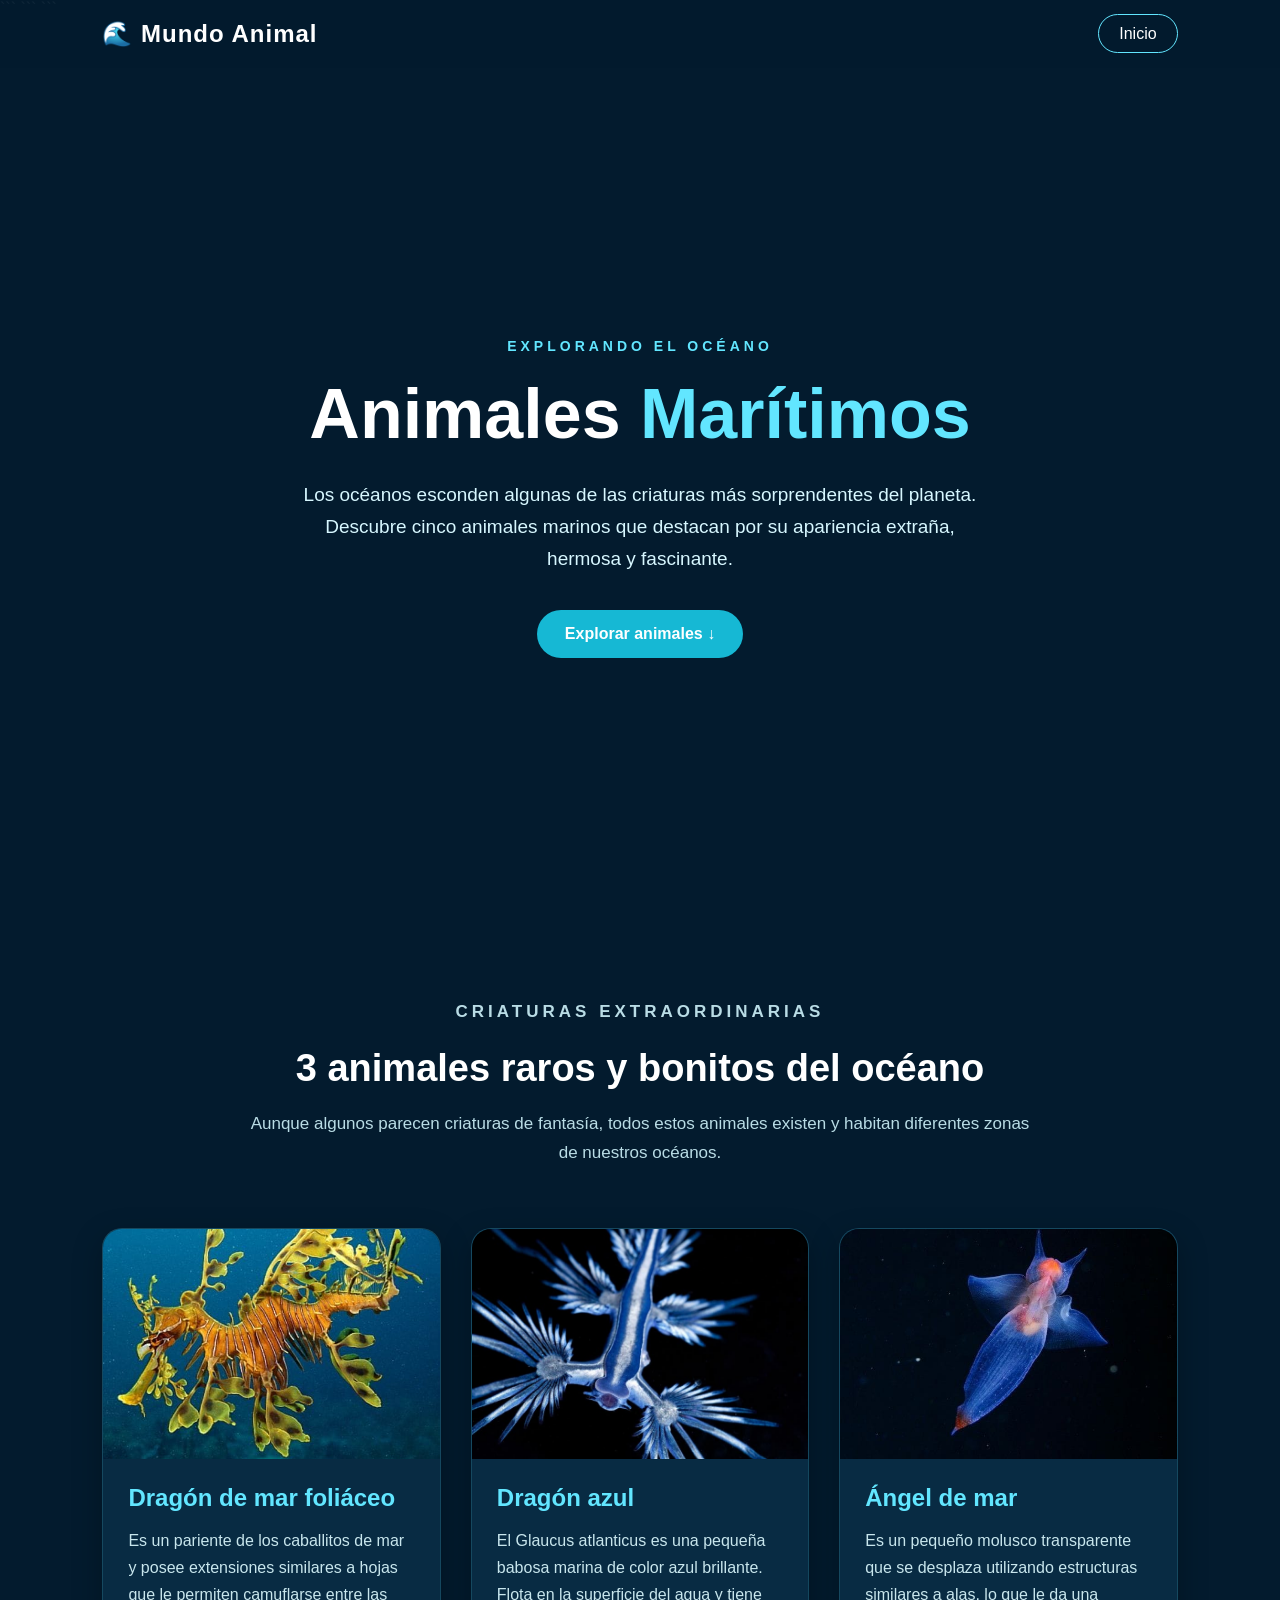
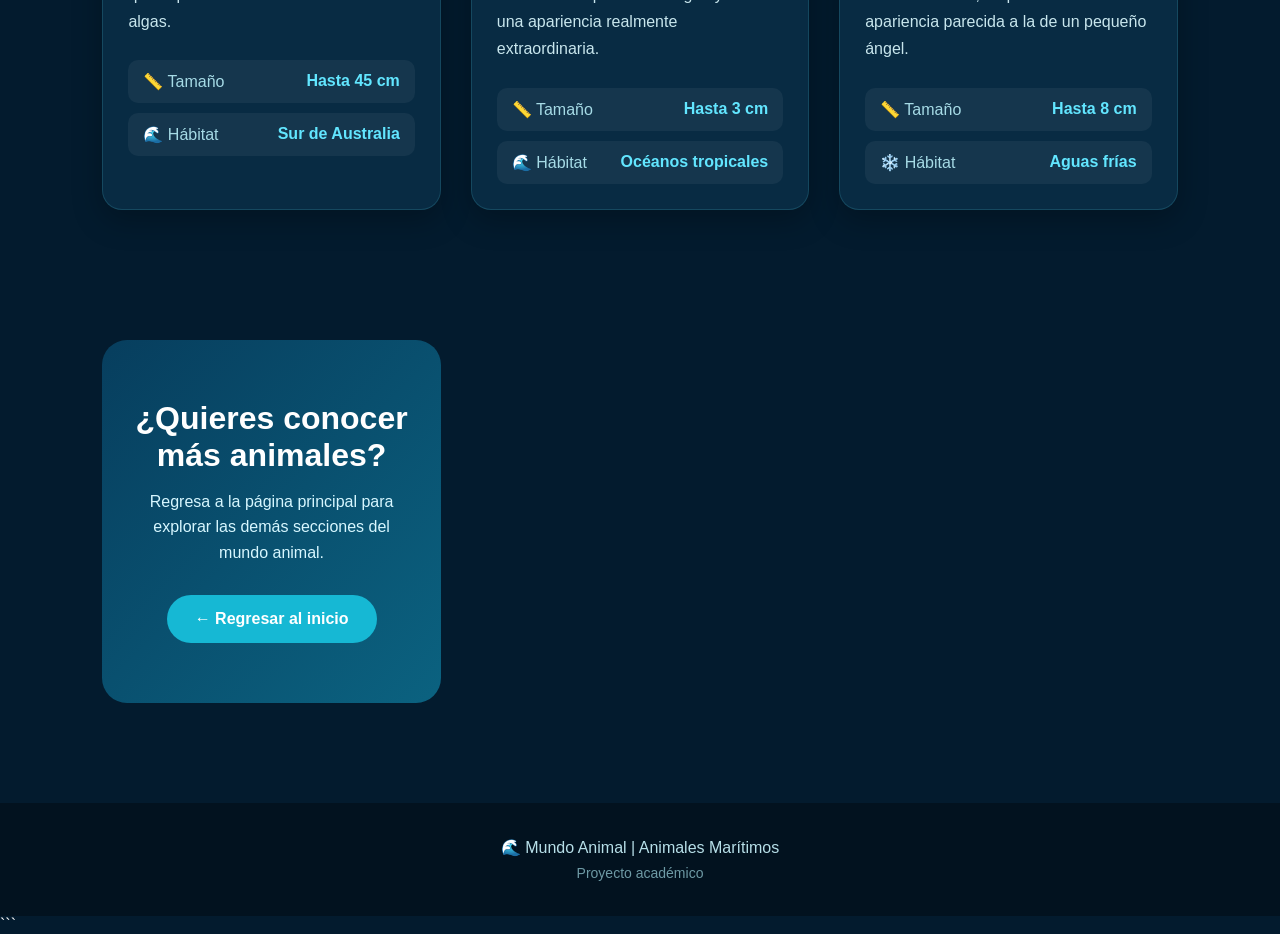
<file: animales-maritimos.html>
<!DOCTYPE html>

<html lang="es">

<head>
    <meta charset="UTF-8">
    <meta name="viewport" content="width=device-width, initial-scale=1.0">

```
<title>Animales Marítimos</title>

<link rel="stylesheet" href="estilo_marino.css">
```

</head>

<body>

```
<!-- ENCABEZADO -->
<header>

    <div class="logo">
        🌊 Mundo Animal
    </div>

    <nav>
        <a href="index1.html">Inicio</a>
    </nav>

</header>


<!-- PORTADA -->
<section class="portada">

    <div class="portada-contenido">

        <p class="subtitulo">
            EXPLORANDO EL OCÉANO
        </p>

        <h1>
            Animales <span>Marítimos</span>
        </h1>

        <p class="descripcion">
            Los océanos esconden algunas de las criaturas más
            sorprendentes del planeta. Descubre cinco animales
            marinos que destacan por su apariencia extraña,
            hermosa y fascinante.
        </p>

        <a href="#animales" class="boton">
            Explorar animales ↓
        </a>

    </div>

</section>


<!-- SECCIÓN PRINCIPAL -->
<main id="animales">

    <section class="introduccion">

        <p class="subtitulo">
            CRIATURAS EXTRAORDINARIAS
        </p>

        <h2>
            3 animales raros y bonitos del océano
        </h2>

        <p>
            Aunque algunos parecen criaturas de fantasía, todos
            estos animales existen y habitan diferentes zonas
            de nuestros océanos.
        </p>

    </section>


    <!-- TARJETAS -->
    <section class="contenedor-animales">


        <!-- ANIMAL 1 -->
        <article class="tarjeta">

            <div class="imagen">
                <img src="dragon.jpeg"
                    alt="Dragón de mar foliáceo">
            </div>

            <div class="contenido">

                <h3>Dragón de mar foliáceo</h3>

                <p>
                    Es un pariente de los caballitos de mar y
                    posee extensiones similares a hojas que le
                    permiten camuflarse entre las algas.
                </p>

                <div class="informacion">

                    <div>
                        <span>📏 Tamaño</span>
                        <strong>Hasta 45 cm</strong>
                    </div>

                    <div>
                        <span>🌊 Hábitat</span>
                        <strong>Sur de Australia</strong>
                    </div>

                </div>

            </div>

        </article>


        <!-- ANIMAL 2 -->
        <article class="tarjeta">

            <div class="imagen">
                <img src="dragon_azul.jpeg"
                    alt="Dragón azul">
            </div>

            <div class="contenido">

                <h3>Dragón azul</h3>

                <p>
                    El Glaucus atlanticus es una pequeña babosa
                    marina de color azul brillante. Flota en la
                    superficie del agua y tiene una apariencia
                    realmente extraordinaria.
                </p>

                <div class="informacion">

                    <div>
                        <span>📏 Tamaño</span>
                        <strong>Hasta 3 cm</strong>
                    </div>

                    <div>
                        <span>🌊 Hábitat</span>
                        <strong>Océanos tropicales</strong>
                    </div>

                </div>

            </div>

        </article>


        <!-- ANIMAL 3 -->
        <article class="tarjeta">

            <div class="imagen">
                <img src="angel_mar.jpeg"
                    alt="Ángel de mar">
            </div>

            <div class="contenido">

                <h3>Ángel de mar</h3>

                <p>
                    Es un pequeño molusco transparente que se
                    desplaza utilizando estructuras similares a
                    alas, lo que le da una apariencia parecida
                    a la de un pequeño ángel.
                </p>

                <div class="informacion">

                    <div>
                        <span>📏 Tamaño</span>
                        <strong>Hasta 8 cm</strong>
                    </div>

                    <div>
                        <span>❄️ Hábitat</span>
                        <strong>Aguas frías</strong>
                    </div>

                </div>

            </div>

        </article>

        
    <!-- BOTÓN FINAL -->

    <section class="regresar">

        <h2>
            ¿Quieres conocer más animales?
        </h2>

        <p>
            Regresa a la página principal para explorar las
            demás secciones del mundo animal.
        </p>

        <a href="index1.html" class="boton">
            ← Regresar al inicio
        </a>

    </section>

</main>


<!-- PIE DE PÁGINA -->

<footer>

    <p>
        🌊 Mundo Animal | Animales Marítimos
    </p>

    <p class="footer-secundario">
        Proyecto académico
    </p>

</footer>
```

</body>

</html>
</file>
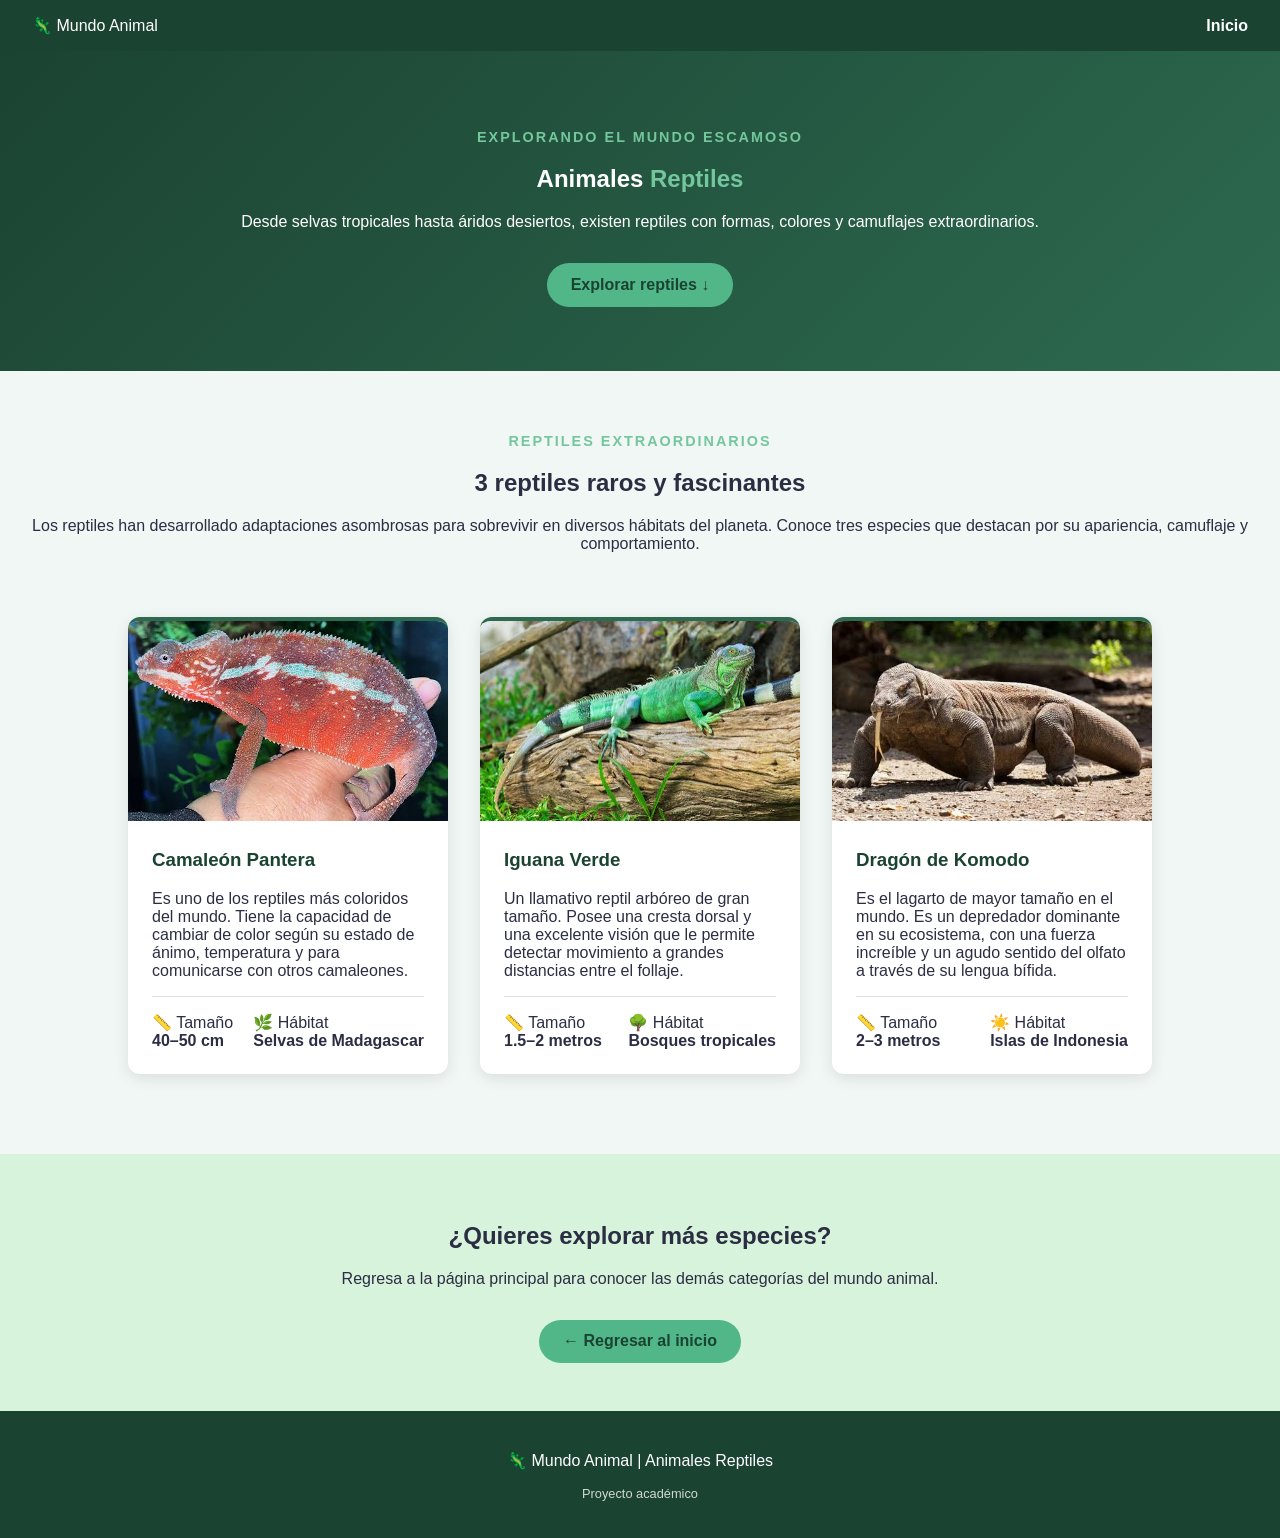
<file: animales-reptiles.html>
<!DOCTYPE html>
<html lang="es">

<head>
    <meta charset="UTF-8">
    <meta name="viewport" content="width=device-width, initial-scale=1.0">
    <title>Animales Reptiles</title>
    <link rel="stylesheet" href="estilos-reptiles.css">
</head>

<body>

    <!-- ENCABEZADO -->
    <header>
        <div class="logo">
            🦎 Mundo Animal
        </div>

        <nav>
            <a href="index1.html">Inicio</a>
        </nav>
    </header>

    <!-- PORTADA -->
    <section class="portada">
        <div class="portada-contenido">
            <p class="subtitulo">
                EXPLORANDO EL MUNDO ESCAMOSO
            </p>

            <h1>
                Animales <span>Reptiles</span>
            </h1>

            <p class="descripcion">
                Desde selvas tropicales hasta áridos desiertos, existen reptiles con formas,
                colores y camuflajes extraordinarios.
            </p>

            <a href="#animales" class="boton">
                Explorar reptiles ↓
            </a>
        </div>
    </section>

    <!-- CONTENIDO -->
    <main id="animales">

        <!-- INTRODUCCIÓN -->
        <section class="introduccion">
            <p class="subtitulo">
                REPTILES EXTRAORDINARIOS
            </p>

            <h2>
                3 reptiles raros y fascinantes
            </h2>

            <p>
                Los reptiles han desarrollado adaptaciones asombrosas para sobrevivir
                en diversos hábitats del planeta. Conoce tres especies que destacan por su
                apariencia, camuflaje y comportamiento.
            </p>
        </section>

        <!-- TARJETAS -->
        <section class="contenedor-animales">

            <!-- CAMALEÓN PANTERA -->
            <article class="tarjeta">
                <div class="imagen">
                    <img src="campantera.jpg" alt="Camaleón Pantera">
                </div>

                <div class="contenido">
                    <h3>
                        Camaleón Pantera
                    </h3>

                    <p>
                        Es uno de los reptiles más coloridos del mundo. Tiene la
                        capacidad de cambiar de color según su estado de ánimo,
                        temperatura y para comunicarse con otros camaleones.
                    </p>

                    <div class="informacion">
                        <div>
                            <span>
                                📏 Tamaño
                            </span>
                            <strong>
                                40–50 cm
                            </strong>
                        </div>

                        <div>
                            <span>
                                🌿 Hábitat
                            </span>
                            <strong>
                                Selvas de Madagascar
                            </strong>
                        </div>
                    </div>
                </div>
            </article>

            <!-- IGUANA VERDE -->
            <article class="tarjeta">
                <div class="imagen">
                    <img src="iguanaverde.jpg" alt="Iguana Verde">
                </div>

                <div class="contenido">
                    <h3>
                        Iguana Verde
                    </h3>

                    <p>
                        Un llamativo reptil arbóreo de gran tamaño. Posee una cresta dorsal
                        y una excelente visión que le permite detectar movimiento a grandes
                        distancias entre el follaje.
                    </p>

                    <div class="informacion">
                        <div>
                            <span>
                                📏 Tamaño
                            </span>
                            <strong>
                                1.5–2 metros
                            </strong>
                        </div>

                        <div>
                            <span>
                                🌳 Hábitat
                            </span>
                            <strong>
                                Bosques tropicales
                            </strong>
                        </div>
                    </div>
                </div>
            </article>

            <!-- DRAGÓN DE KOMODO -->
            <article class="tarjeta">
                <div class="imagen">
                    <img src="dragon.jpg" alt="Dragón de Komodo">
                </div>

                <div class="contenido">
                    <h3>
                        Dragón de Komodo
                    </h3>

                    <p>
                        Es el lagarto de mayor tamaño en el mundo. Es un depredador
                        dominante en su ecosistema, con una fuerza increíble y un agudo
                        sentido del olfato a través de su lengua bífida.
                    </p>

                    <div class="informacion">
                        <div>
                            <span>
                                📏 Tamaño
                            </span>
                            <strong>
                                2–3 metros
                            </strong>
                        </div>

                        <div>
                            <span>
                                ☀️ Hábitat
                            </span>
                            <strong>
                                Islas de Indonesia
                            </strong>
                        </div>
                    </div>
                </div>
            </article>

        </section>

        <!-- REGRESAR -->
        <section class="regresar">
            <h2>
                ¿Quieres explorar más especies?
            </h2>

            <p>
                Regresa a la página principal para conocer las
                demás categorías del mundo animal.
            </p>

            <a href="index1.html" class="boton">
                ← Regresar al inicio
            </a>
        </section>

    </main>

    <!-- FOOTER -->
    <footer>
        <p>
            🦎 Mundo Animal | Animales Reptiles
        </p>

        <p class="footer-secundario">
            Proyecto académico
        </p>
    </footer>

</body>

</html>
</file>
<file: estilo_marino.css>
* {
  margin: 0;
  padding: 0;
  box-sizing: border-box;
  }

html {
scroll-behavior: smooth;
}

body {
font-family: Arial, Helvetica, sans-serif;
background-color: #031b2e;
color: white;
}

/* =========================
ENCABEZADO
========================= */

header {
width: 100%;
padding: 20px 8%;
display: flex;
justify-content: space-between;
align-items: center;
background-color: rgba(3, 27, 46, 0.95);
position: absolute;
top: 0;
left: 0;
z-index: 10;
}

.logo {
font-size: 24px;
font-weight: bold;
letter-spacing: 1px;
}

nav a {
text-decoration: none;
color: white;
border: 1px solid #62e6ff;
padding: 10px 20px;
border-radius: 25px;
transition: 0.3s;
}

nav a:hover {
background-color: #62e6ff;
color: #031b2e;
}

/* =========================
PORTADA
========================= */

.portada {
min-height: 100vh;
display: flex;
align-items: center;
justify-content: center;
text-align: center;
padding: 120px 20px 60px;
background:
    linear-gradient(
        rgba(3, 27, 46, 0.70),
        rgba(3, 27, 46, 0.95)
    ),
    url("https://images.unsplash.com/photo-1518467166778-b88f373ffec7?auto=format&fit=crop&w=2000&q=80");

background-size: cover;
background-position: center;
}

.portada-contenido {
max-width: 850px;
}

.subtitulo {
color: #62e6ff;
font-size: 14px;
font-weight: bold;
letter-spacing: 4px;
margin-bottom: 20px;

}

.portada h1 {
font-size: 70px;
margin-bottom: 25px;
}

.portada h1 span {
color: #62e6ff;
}

.descripcion {
max-width: 700px;
margin: 0 auto 35px;
color: #d7f7ff;
font-size: 19px;
line-height: 1.7;
}

/* =========================
BOTONES
========================= */

.boton {
display: inline-block;
text-decoration: none;
background-color: #16b8d4;
color: white;
padding: 15px 28px;
border-radius: 30px;
font-weight: bold;
transition: 0.3s;
}

.boton:hover {
background-color: #62e6ff;
color: #031b2e;
transform: translateY(-3px);
}

/* =========================
CONTENIDO PRINCIPAL
========================= */

main {
padding: 80px 8%;
}

/* =========================
INTRODUCCIÓN
========================= */

.introduccion {
max-width: 800px;
margin: 0 auto 60px;
text-align: center;
}

.introduccion h2 {
font-size: 38px;
margin-bottom: 20px;
}

.introduccion p {
color: #b9dce5;
line-height: 1.7;
font-size: 17px;
}

/* =========================
TARJETAS DE ANIMALES
========================= */

.contenedor-animales {
max-width: 1200px;
margin: auto;
display: grid;
grid-template-columns:
    repeat(auto-fit, minmax(280px, 1fr));
gap: 30px;
}

.tarjeta {
background-color: #082b43;
border-radius: 20px;
overflow: hidden;
border: 1px solid rgba(98, 230, 255, 0.15);
transition: 0.3s;
box-shadow:
    0 10px 30px rgba(0, 0, 0, 0.25);
}

.tarjeta:hover {
transform: translateY(-10px);
border-color: #62e6ff;
box-shadow:
    0 20px 40px rgba(0, 0, 0, 0.40);
}

/* =========================
IMÁGENES
========================= */

.imagen {
height: 230px;
overflow: hidden;
}

.imagen img {
width: 100%;
height: 100%;
object-fit: cover;
transition: 0.5s;
}

.tarjeta:hover .imagen img {
transform: scale(1.1);
}

/* =========================
CONTENIDO TARJETAS
========================= */

.contenido {
padding: 25px;
}

.contenido h3 {
color: #62e6ff;
font-size: 24px;
margin-bottom: 15px;
}

.contenido p {
color: #c8e6ed;
line-height: 1.7;
margin-bottom: 25px;
}

/* =========================
INFORMACIÓN DEL ANIMAL
========================= */

.informacion {
display: flex;
flex-direction: column;
gap: 10px;
}

.informacion div {
background-color: rgba(255, 255, 255, 0.05);
padding: 12px 15px;
border-radius: 10px;
display: flex;
justify-content: space-between;
gap: 10px;
}

.informacion span {
color: #a6dbe6;
}

.informacion strong {
color: #62e6ff;
}

/* =========================
SECCIÓN REGRESAR
========================= */

.regresar {
max-width: 800px;
margin: 100px auto 20px;
text-align: center;
background:
    linear-gradient(
        135deg,
        #073e5e,
        #0b6280
    );
padding: 60px 30px;
border-radius: 25px;
}

.regresar h2 {
font-size: 32px;
margin-bottom: 15px;
}

.regresar p {
color: #d7f7ff;
margin-bottom: 30px;
line-height: 1.6;
}

/* =========================
FOOTER
========================= */

footer {
text-align: center;
padding: 35px 20px;
background-color: #02121f;
color: #b7dfe8;
}

.footer-secundario {
margin-top: 8px;
font-size: 14px;
color: #6e9aa5;
}

/* =========================
DISEÑO RESPONSIVO
========================= */

@media (max-width: 768px) {
header {
    padding: 18px 5%;
}
.logo {
    font-size: 18px;
}
nav a {
    padding: 8px 15px;
}
.portada h1 {
    font-size: 48px;
}
.descripcion {
    font-size: 16px;
}
main {
    padding: 60px 5%;
}
.introduccion h2 {
    font-size: 30px;
}
.contenedor-animales {
    grid-template-columns: 1fr;
}
}

@media (max-width: 480px) {

.portada h1 {
    font-size: 38px;
}

.subtitulo {
    letter-spacing: 2px;
    font-size: 11px;
}

.regresar {
    padding: 45px 20px;
}

.regresar h2 {
    font-size: 26px;
}
}
</file>
<file: estilos-reptiles.css>
/* Variables de colores verdes */
:root {
    --verde-oscuro: #1b4332;
    --verde-principal: #2d6a4f;
    --verde-claro: #52b788;
    --verde-brillante: #74c69d;
    --verde-fondo: #f0f7f4;
    --texto: #2b2d42;
    --blanco: #ffffff;
}

body {
    font-family: Arial, sans-serif;
    margin: 0;
    background-color: var(--verde-fondo);
    color: var(--texto);
}

header {
    background-color: var(--verde-oscuro);
    color: var(--blanco);
    display: flex;
    justify-content: space-between;
    padding: 1rem 2rem;
    align-items: center;
}

header a {
    color: var(--blanco);
    text-decoration: none;
    font-weight: bold;
}

.portada {
    background: linear-gradient(135deg, var(--verde-oscuro), var(--verde-principal));
    color: var(--blanco);
    text-align: center;
    padding: 4rem 1rem;
}

.portada h1 span {
    color: var(--verde-brillante);
}

.subtitulo {
    color: var(--verde-brillante);
    letter-spacing: 2px;
    font-size: 0.9rem;
    font-weight: bold;
}

.boton {
    display: inline-block;
    background-color: var(--verde-claro);
    color: var(--verde-oscuro);
    padding: 0.8rem 1.5rem;
    border-radius: 25px;
    text-decoration: none;
    font-weight: bold;
    margin-top: 1rem;
    transition: background-color 0.3s;
}

.boton:hover {
    background-color: var(--verde-brillante);
}

.introduccion {
    text-align: center;
    padding: 3rem 1rem 1rem;
}

.contenedor-animales {
    display: flex;
    flex-wrap: wrap;
    justify-content: center;
    gap: 2rem;
    padding: 2rem;
}

.tarjeta {
    background: var(--blanco);
    border-radius: 12px;
    box-shadow: 0 4px 15px rgba(0, 0, 0, 0.1);
    overflow: hidden;
    max-width: 320px;
    border-top: 4px solid var(--verde-principal);
}

.tarjeta img {
    width: 100%;
    height: 200px;
    object-fit: cover;
}

.contenido {
    padding: 1.5rem;
}

.contenido h3 {
    color: var(--verde-oscuro);
    margin-top: 0;
}

.informacion {
    display: flex;
    justify-content: space-between;
    margin-top: 1rem;
    padding-top: 1rem;
    border-top: 1px solid #e0e0e0;
}

.informacion div {
    display: flex;
    flex-direction: column;
}

.regresar {
    text-align: center;
    padding: 3rem 1rem;
    background-color: #d8f3dc;
    margin-top: 3rem;
}

footer {
    background-color: var(--verde-oscuro);
    color: var(--blanco);
    text-align: center;
    padding: 1.5rem;
}

.footer-secundario {
    font-size: 0.8rem;
    opacity: 0.8;
}
</file>
